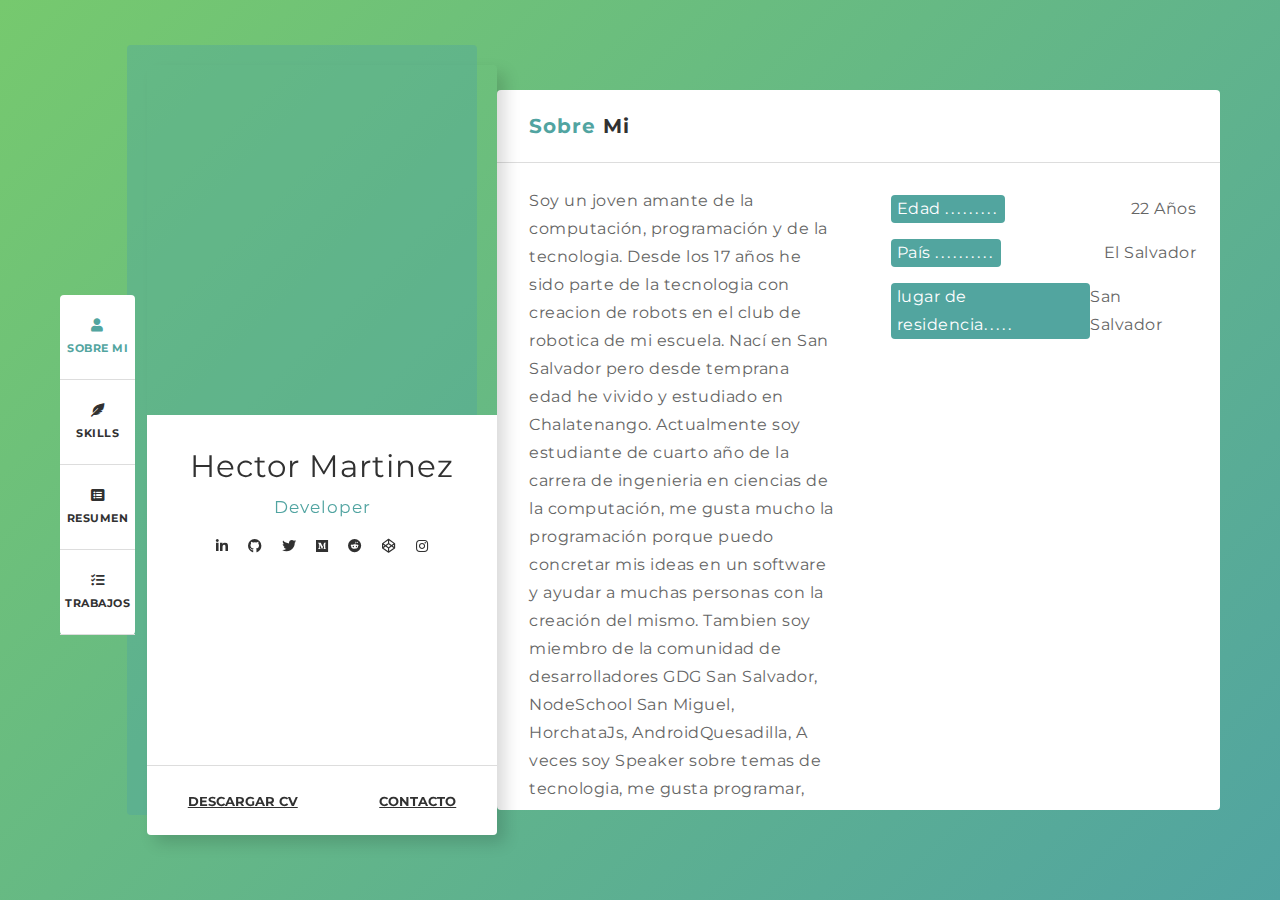
<file: index.html>
<!DOCTYPE html>
<html lang="en">
<head>
    <meta charset="UTF-8">
    <meta http-equiv="X-UA-Compatible" content="IE=edge">
    <meta name="viewport" content="width=device-width, initial-scale=1.0">
    <script data-ad-client="ca-pub-7291937195404126" async src="https://pagead2.googlesyndication.com/pagead/js/adsbygoogle.js"></script>
    <link rel="stylesheet" href="css/style.css">
    <link href="https://fonts.googleapis.com/css2?family=Montserrat:wght@500&display=swap" rel="stylesheet">
    <link rel="stylesheet" href="https://cdnjs.cloudflare.com/ajax/libs/font-awesome/5.15.1/css/all.min.css">
    <title>Hector Martinez</title>
</head>
<body>
    <section class="menu">
        <a class="menu-item active" id="about"> <i class="fas fa-user"></i> Sobre Mi</a>
        <a class="menu-item" id="skills"> <i class="fas fa-feather-alt"></i> Skills</a>
        <a class="menu-item" id="resume"> <i class="fas fa-list-alt"></i> Resumen</a>
        <a class="menu-item" id="works"> <i class="fas fa-tasks"></i>Trabajos</a>
    </section>

    <section class="profile">
        <div class="img-container">
        </div>
        <div class="profile-body">
            <p class="name">Hector Martinez</p>
            <p class="role">Developer</p>
            <div class="socials">
                
                <a href="https://www.linkedin.com/in/hector-martinez01/"><i class="fab fa-linkedin-in"></i></a>
                <a href="https://github.com/hector-manny/"><i class="fab fa-github"></i></a>
                <a href="https://twitter.com/Martinez_dan10"><i class="fab fa-twitter"></i></a>
                <a href="https://medium.com/@daniel2020623"><i class="fab fa-medium"></i></a>
                <a href="https://www.reddit.com/user/hector-manny"><i class="fab fa-reddit"></i></a>
                <a href="https://codepen.io/hector-manny"><i class="fab fa-codepen"></i></a>
                <a href="https://www.instagram.com/martinez_dan_/"><i class="fab fa-instagram"></i></a>
            </div>
        </div>
        <div class="actions">
            <button><a href="https://github.com/hector-manny/portafolio/raw/main/Hector%20Daniel%20Mejia%20Martinez%20CV.pdf" target="_blank" rel="noopener noreferrer">Descargar cv</a></button>
            <button><a href="mailto:mejia.martinez2012@hotmail.es">Contacto</a></button>
        </div>
    </section>

    <section class="main">

        <section class="asset split about" id="about-section">
            <p class="title section-item"><span>Sobre</span> Mi</p>
            <div class="asset-body">
                <div class="section-item">
                    <p>Soy un joven amante de la computación, programación y de la tecnologia. Desde los 17 años he sido parte de 
                        la tecnologia con creacion de robots en el club de robotica de mi escuela. Nací en San Salvador pero desde temprana edad he vivido y estudiado en Chalatenango. Actualmente soy estudiante de cuarto año de la 
                        carrera de ingenieria en ciencias de la computación, me gusta mucho la programación porque puedo concretar mis ideas en un software
                        y ayudar a muchas personas con la creación del mismo. Tambien soy miembro de la comunidad de desarrolladores GDG San Salvador, NodeSchool San Miguel, HorchataJs, AndroidQuesadilla,
                        A veces soy Speaker sobre temas de tecnologia, me gusta programar, comer pizza y tomar cafe!. 
                    </p>
                </div>
                <div class="section-item">
                    <div class="item">
                        <label>Edad <span>.........</span></label>
                        <p class="value">22 Años</p>
                    </div>
                    <div class="item">
                        <label>País <span>..........</span></label>
                        <p class="value">El Salvador</p>
                    </div>
                    <div class="item">
                        <label>lugar de residencia<span>.....</span></label>
                        <p class="value">San Salvador</p>
                    </div>
                </div>
            </div>
        </section>

        <section class="asset">
            <p class="title section-item"><span>Dominios</span> Principales</p>
            <div class="asset-body">
                <div class="domains section-item">

                    <div class="domain-item">
                        <i class="fas fa-paint-brush"></i>
                        <p class="domain-name">UX/UI</p>
                        <p>El UX/UI es importante para cualquier sistema informatico por eso tengo dominio en distintas herramientas de diseño.</p>
                    </div>
                    <div class="domain-item">
                        <i class="fas fa-code"></i>
                        <p class="domain-name">Frontend Dev</p>
                        <p>Mi parte preferida de cualquier sistema es el front-end porque el cliente interactua con nuestro sistema ó app por eso domino herramientas de front-end.</p>
                    </div>
                    <div class="domain-item">
                        <i class="fas fa-server"></i>
                        <p class="domain-name">Backend Dev</p>
                        <p>El back-end es esencial para cualquier sistema ya que es el motor de todo lo que sucede detras de cualquier sistema informatico, y guarda datos.</p>
                    </div>

                </div>
            </div>
        </section>

        <section class="asset split" id="skills-section">
            <p class="title section-item"><span>S</span>kills</p>
            <div class="asset-body">
                <div class="section-item">
                    <p class="title"><i class="fas fa-code"></i>CODING</p>
                    <ul>
                        <li><i class="fas fa-check"></i>Bootstrap</li>
                        <li><i class="fas fa-check"></i>Firebase</li>
                        <li><i class="fas fa-check"></i>React Native</li>
                        <li><i class="fas fa-check"></i>PHP</li>
                        <li><i class="fas fa-check"></i>HTML</li>
                        <li><i class="fas fa-check"></i>CSS</li>
                        <li><i class="fas fa-check"></i>Javascript</li>
                        <li><i class="fas fa-check"></i>AMP</li>
                        <li><i class="fas fa-check"></i>Angular</li>
                        <li><i class="fas fa-check"></i>React Js</li>
                        <li><i class="fas fa-check"></i>Angular</li>
                        <li><i class="fas fa-check"></i>C#</li>
                        <li><i class="fas fa-check"></i>Java</li>
                        <li><i class="fas fa-check"></i>SQL</li>
                        <li><i class="fas fa-check"></i>Python</li>
                        <li><i class="fas fa-check"></i>TensorFlow</li>
                        <li><i class="fas fa-check"></i>DialogFlow</li>
                        <li><i class="fas fa-check"></i>Google Cloud Platform</li>
                        <li><i class="fas fa-check"></i>Kubernetes</li>
                        <li><i class="fas fa-check"></i>Git</li>
                    </ul>
                </div>
                <div class="section-item">
                    <p class="title"><i class="fas fa-tools"></i>TOOLS</p>
                    <ul>
                        <li class="ide"><i class="fas fa-check"></i>VS Code</li>
                        <li class="ide"><i class="fas fa-check"></i>Visual Studio</li>
                        <li class="ide"><i class="fas fa-check"></i>Atom</li>
                        <li class="ide"><i class="fas fa-check"></i>PhpStorm</li>
                        <li class="ide"><i class="fas fa-check"></i>WebStorm</li>
                        <li class="ide"><i class="fas fa-check"></i>Intellij Idea</li>
                        <li class="ide"><i class="fas fa-check"></i>GitKraken</li>
                        <li class="ui"><i class="fas fa-check"></i>Xd</li>
                        <li class="ui"><i class="fas fa-check"></i>Figma</li>
                    </ul>
                </div>
            </div>
        </section>

        <section class="asset split" id="resume-section">
            <p class="title section-item"><span>R</span>esume</p>
            <div class="asset-body">

                <div class="section-item">
                    <p class="title">EXPERIENCIA Y LOGROS</p>
                    <div class="section-sub-item">
                        <p class="time current">2020</p>
                        <p class="item-name">Ganador de Concurso Nacional</p>
                        <p class="additional-info">Bootly</p>
                        <p class="description">
                            Primer lugar en el concurso TechChallenge de CONEXION EL Salvador con el proyecto <strong>Bootly</strong>.

                        </p>
                    </div>
                    <div class="section-sub-item">
                        <p class="time">2019 - 2020</p>
                        <p class="item-name">Desarrollo de Sistema POS</p>
                        <p class="additional-info">a varias empresas.</p>
                        <p class="description"> Creacion de el sistema de venta e inventario y gestion de la empresa.</p>
                    </div>
                    <div class="section-sub-item">
                        <p class="time">2019 - 2020</p>
                        <p class="item-name">Freelancer Frontend </p>
                        <p class="additional-info">Axiom Inc.</p>
                        <p class="description">Me desarrolle como freelancer en un proyecto como front-end developer  duranre 4 meses</p>
                    </div>
                </div>

                <div class="section-item">
                    <p class="title">EDUCACION</p>
                    <div class="section-sub-item">
                        <p class="time">2018 - Actual</p>
                        <p class="item-name">Universidad Don Bosco</p>
                        <p class="additional-info">San Salvador</p>
                        <p class="description">Carrera Ingenieria en Ciencias de la Computación</p>
                    </div>
                    <div class="section-sub-item">
                        <p class="time">2016</p>
                        <p class="item-name">Academias Sabatinas Departamentales</p>
                        <p class="additional-info">Chalatenango</p>
                        <p class="description">Diploma de investigación científica por el programa AEDS "Atención a Estudiantes con Desempeño Sobresaliente".</p>
                    </div>
                    <div class="section-sub-item">
                        <p class="time">2014 - 2017</p>
                        <p class="item-name">Bachillerato Tecnico</p>
                        <p class="additional-info">Chalatenango</p>
                        <p class="description">Bachillerato Tecnico en Mercadeo Especialidad Contaduria</p>
                    </div>
                </div>
            </div>
        </section>

        <section class="asset" id="works-section">
            <p class="title section-item"><span>Proyectos</span> Recientes</p>
            <div class="asset-body grid">

                <div class="work-item">
                    <div class="img-content">
                        <img src="./images/Captura de pantalla (262).png" alt="project image">
                        <a href="https://github.com/hector-manny" class="more-overlay">Repositorio...</a>
                    </div>
                    <p class="project-name">Bootly</p>
                    <br>
                    <p>ChatBot medico que ayuda a identificar sintomas de Covid y pone en contacto con un medico por telemedicina</p>
                </div>

                <div class="work-item">
                    <div class="img-content">
                        <img src="./images/frootwars.png" alt="project image">
                        <a href="https://github.com/hector-manny/FrootWars" class="more-overlay">Repositorio...</a>
                    </div>
                    <p class="project-name">Frootwars</p>
                    <br>
                    <p>Videojuego clone de angrybirs hecho con Javascript </p>
                </div>

                <div class="work-item">
                    <div class="img-content">
                        <img src="./images/Petlove.png" alt="project image">
                        <a href="https://github.com/hector-manny/PetLove" class="more-overlay">Repositorio...</a>
                    </div>
                    <p class="project-name">PetLoveSv</p>
                    <br>
                    <p>Web sobre mascotas perdidas, adopciones y ventas </p>
                </div>

                <div class="work-item">
                    <div class="img-content">
                        <img src="./images/simatic.png" alt="project image">
                        <a href="https://github.com/hector-manny/SIMATIC" class="more-overlay">Repositorio...</a>
                    </div>
                    <p class="project-name">SIMATIC</p>
                    <br>
                    <p>sistema de ventas hecho en C# </p>
                </div>

                <div class="work-item">
                    <div class="img-content">
                        <img src="./images/Fireworks.png" alt="project image">
                        <a href="https://github.com/hector-manny/New-Year-Countdown-Fireworks" class="more-overlay">Repositorio...</a>
                    </div>
                    <p class="project-name">Fireworks</p>
                    <br>
                    <p>Web de conteo regresivo de año nuevo creado con Javascript</p>
                </div>

                <div class="work-item">
                    <div class="img-content">
                        <img src="./images/spotifaik.png" alt="project image">
                        <a href="https://github.com/hector-manny" class="more-overlay">Repositorio...</a>
                    </div>
                    <p class="project-name">Spotifaik</p>
                    <br>
                    <p>Clone de spotify hecho en web</p>
                </div>
                <div class="work-item">
                    <div class="img-content">
                        <img src="./images/Sistema POS.png" alt="project image">
                        <a href="https://github.com/hector-manny" class="more-overlay">Repositorio...</a>
                    </div>
                    <p class="project-name">Sistema POS</p>
                    <br>
                    <p>sistema de venta y gestion de articulos hecho en php</p>
                </div>
                <div class="work-item">
                    <div class="img-content">
                        <img src="./images/ui.png" alt="project image">
                        <a href="https://github.com/hector-manny" class="more-overlay">Repositorio...</a>
                    </div>
                    <p class="project-name">Ui Dashbord</p>
                    <br>
                    <p>Diseño de un Dashbord para un portafolio</p>
                </div>
            </div>
        </section>
        <section>

        </section>
        <section>
            <footer>
                <div class="footer">Hecho con
                    <span aria-label="love">️❤️</span>
                        en Chalatenango  © 2021  Hector Martinez
                </div>
                <br>
            </footer>
        </section>
    </section>


    <script>
        var aboutSection = document.getElementById("about-section");
        var skillsSection = document.getElementById("skills-section");
        var resumeSection = document.getElementById("resume-section");
        var worksSection = document.getElementById("works-section");

        const menuLinks = document.querySelectorAll('.menu .menu-item');
        menuLinks.forEach(el => {
            el.addEventListener('click', function () {

                let sectionToGo = aboutSection;

                switch (this.id) {
                    case 'skills':
                        sectionToGo = skillsSection;
                        break;
                    case 'resume':
                        sectionToGo = resumeSection;
                        break;
                    case 'works':
                        sectionToGo = worksSection;
                        break;
                }
                // Scroll smoothly to section
                sectionToGo.scrollIntoView({behavior: 'smooth'});
            })
        })

    </script>
</body>
</html>
</file>
<file: css/style.css>
* {
    margin: 0;
    padding: 0;
    box-sizing: border-box;
    font-family: 'Montserrat', sans-serif; 
    color: #313131;
}

a,
button,
i,
.menu-item,
.menu-item i {
    transition: color   0.4s;
}

a:hover,
button:hover,
i:hover {
    color: #52a59f;
}

body {
    min-height: 100vh;
    font-size: 14px;
    background: linear-gradient(135deg, #76c96e, #51a4a1);
    padding: 40px 60px;
    display: flex;
    justify-content: center;
    align-items: center;
}

/* ---------------    Menu  -------------- */

.menu {
    background-color: #fff;
    margin-top: 30px;
    display: flex;
    flex-direction: column;
    align-items: center;
    border-radius: 4px;
    z-index: 2;
}

.menu-item {
    width: 75px;
    height: 85px;
    display: flex;
    justify-content: center;
    align-items: center;
    flex-direction: column;
    text-transform: uppercase;
    font-size: 0.8em;
    letter-spacing: 0.5px;
    font-weight:bold;
    border-bottom: 1px solid #ddd;
    cursor: pointer;
}

.menu-item i {
    font-size: 1.2em;
    margin-bottom: 8px;
}

.menu-item.active,
.menu-item:hover,
.menu-item.active i,
.menu-item:hover i {
    color: #52a59f;
}


/* ---------------    Profile  -------------- */

.img-container {
    position: relative;
    background: url(https://github.com/hector-manny/portafolio/blob/main/images/yo.png?raw=true) no-repeat;
    background-size: cover;
    min-height: 350px;
    background-position: 0 0;
    border-top-left-radius: 4px;
    border-top-right-radius: 4px;
}

.profile {
    position: relative;
    display: grid;
    grid-template-rows: 1fr 1fr 70px;
    max-height: 90vh;
    min-width: 350px;
    border-radius: 4px;
    margin-left: 12px;
    box-shadow: 8px 8px 16px rgba(0, 0, 0, 0.15);
}

.profile-body {
    position: relative;
    background-color: #fff;
    display: flex;
    flex-direction: column;
    justify-content: flex-start;
    align-items: center;
}

.name {
    margin: 32px auto 12px;
    font-size: 2.2em;
    letter-spacing: 1px;
}

.role {
    color: #51a4a1;
    margin-bottom: 20px;
    font-size: 1.2em;
    letter-spacing: 1px;
}

.socials a {
    text-decoration: none;
    margin: 8px;
}

.actions {
    position: relative;
    background-color: #fff;
    border-bottom-left-radius: 4px;
    border-bottom-right-radius: 4px;
    border-top: 1px solid #ddd;
    display: flex;
    justify-content: space-around;
    align-items: center;
}

button {
    border: none;
    outline: none;
    background: none;
    text-transform: uppercase;
    font-weight: bold;
    cursor: pointer;
}

.profile::before {
    content: "";
    position: absolute;
    top: 0;
    left: 0;
    width: 100%;
    height: 100%;
    background-color: rgba(81, 164, 161, 0.4);
    transform: translate(-20px, -20px);
    border-radius: 4px;
}

/* ---------------    Main  -------------- */

.main {
    max-height: 80vh;
    overflow-y: auto;
    background-color: #fff;
    align-self: center;
    border-radius: 4px;
}

.main * {
    color: #656565;
}

/* ---------------    About me  -------------- */

.title {
    font-size: 1.4em;
    letter-spacing: 1px;
    color: #313131;
    font-weight: bold;
    text-transform: capitalize;
    width: 100%;
    border-bottom: 1px solid #ddd;
}

.title span {
    color: #51a4a1;
}

.section-item {
    padding: 24px;
    padding-left: 32px;
}

.asset-body {
    font-size: 16px;
    letter-spacing: 0.5px;
    line-height: 28px;
}

.split .asset-body {
    display: grid;
    grid-template-columns: 1fr 1fr;
}

.item {
    display: flex;
    justify-content: space-between;
    padding: 8px 0;
}

.item label {
    background-color: #52a59f;
    color: #fff;
    padding: 0 6px;
    border-radius: 4px;
}

.item label span {
    color: #fff;
    letter-spacing: 3px;
}


/* ---------------    Main Domains  -------------- */

.domains {
    width: 100%;
    display: flex;
    flex-wrap: wrap;
    justify-items: space-between;
    align-items: flex-start;
}

.section-item .domain-item {
    max-width: 200px;
    display: flex;
    flex-direction: column;
    justify-content: center;
    align-items: center;
    text-align: center;
    padding: 8px 12px;
}

.section-item .domain-item i {
    width: 48px;
    height: 48px;
    background-color: #52a59f;
    border-radius: 50%;
    color: #fff;
    display: flex;
    justify-content: center;
    align-items: center;
}

.domain-name {
    color: #313131;
    font-weight: bold;
    margin: 16px auto 12px;
}

.domains {
    justify-content: space-around;
}

/* ---------------    Skills  -------------- */

.section-item ul {
    list-style: none;
    margin-top: 16px;
}

.section-item li {
    margin-top: 24px;
    margin-left: 48px;
}

.section-item i {
    color: #52a59f;
    margin-right: 16px;
    display: inline-block;
}

.section-item li.ide i {
    color: #996dcc;
}

.section-item li.ui i {
    color: #ce816a;
}

/* ---------------    Resume  -------------- */

.section-item .title {
    font-size: 1.1em;
    border: none;
}

.section-sub-item {
    margin-top: 28px;
}

.time {
    color: #78cc6d;
    border: 1px solid;
    padding: 0 6px;
    border-radius: 4px;
    display: inline-block;
    font-size: 0.9em;
    line-height: 18px;
    margin-bottom: 12px;
}

.item-name {
    color: #313131;
    font-size: 1.2em;
}

.additional-info {
    margin-bottom: 12px;
    font-size: 0.9em;
}

/* ---------------    Recent Projects  -------------- */

.asset-body.grid {
    width: 100%;
    display: flex;
    flex-wrap: wrap;
    align-items: center;
    justify-content: flex-start;
}

.work-item {
    width: 200px;
    margin: 20px;
    cursor: pointer;
}

.work-item .img-content,
.work-item img {
    width: 100%;
    position: relative;
    overflow: hidden;
    transition: transform 0.4s;
}

.work-item:hover img {
    transform: scale(1.2);
} 

.project-name {
    text-align: center;
    color: #313131;
    transition: color 0.4s;
}

.project-name:hover {
    color: #52a59f;
}

/* More info layer */
.more-overlay {
    position: absolute;
    top: 0;
    left: 0;
    width: 100%;
    height: 100%;
    background: rgba(82, 165, 159, 0.7);
    display: flex;
    justify-content: center;
    align-items: center;
    text-decoration: none;
    color: #fff;
    font-size: 1.1em;
    font-weight: bold;
    letter-spacing: 1px;
    /* Hide layer */
    opacity: 0;
    height: 0;
    overflow: hidden;
    transition: 0.4s;
}

.work-item:hover .more-overlay {
    opacity: 1;
    height: 100%;
    color: #fff;
}

/* ------------   RESPONSIVENESS ----------- */

@media (max-width: 1100px) {
    body {
        flex-wrap: wrap;
        padding: 80px 40px;
    }

    .menu {
        position: fixed;
        top: 12px;
        margin-top: 0;
        left: 50%;
        transform: translateX(-50%);
        flex-direction: row;
        overflow-y: hidden;
        box-shadow: 0 0 16px rgba(0, 0, 0, 0.15);
    }

    .menu-item {
        width: 95px;
        height: 65px;
    }

    .profile,
    .main {
        min-width: 550px;
        width: 550px;
        margin: 12px;
        box-shadow: 0 0 16px rgba(0, 0, 0, 0.15);
    }

    .profile {
        grid-template-rows: 1fr 170px 70px;
    }

    .main {
        max-height: unset;
    }

    .domains {
        justify-content: center;
    }
}

@media (max-width: 650px) {
    body {
        padding: 80px 16px;
    }

    .profile,
    .main {
        min-width: unset;
        width: 100%;
        margin: 12px;
    }

    .split .asset-body {
        grid-template-columns: 1fr;
    }

    .section-item .domain-item {
        margin-bottom: 16px;
    }

    .asset-body.grid {
        justify-content: center;
    }

}





/*-------- footer---*/

.footer{

    text-align: center;
}









/* ---   Scrollbar styling --- */

body ::-webkit-scrollbar {
    width: 14px;
}

::-webkit-scrollbar-thumb {
    background-color: #aaa;
    border-radius: 10px;
    border: 4px solid #fff;
}
</file>
